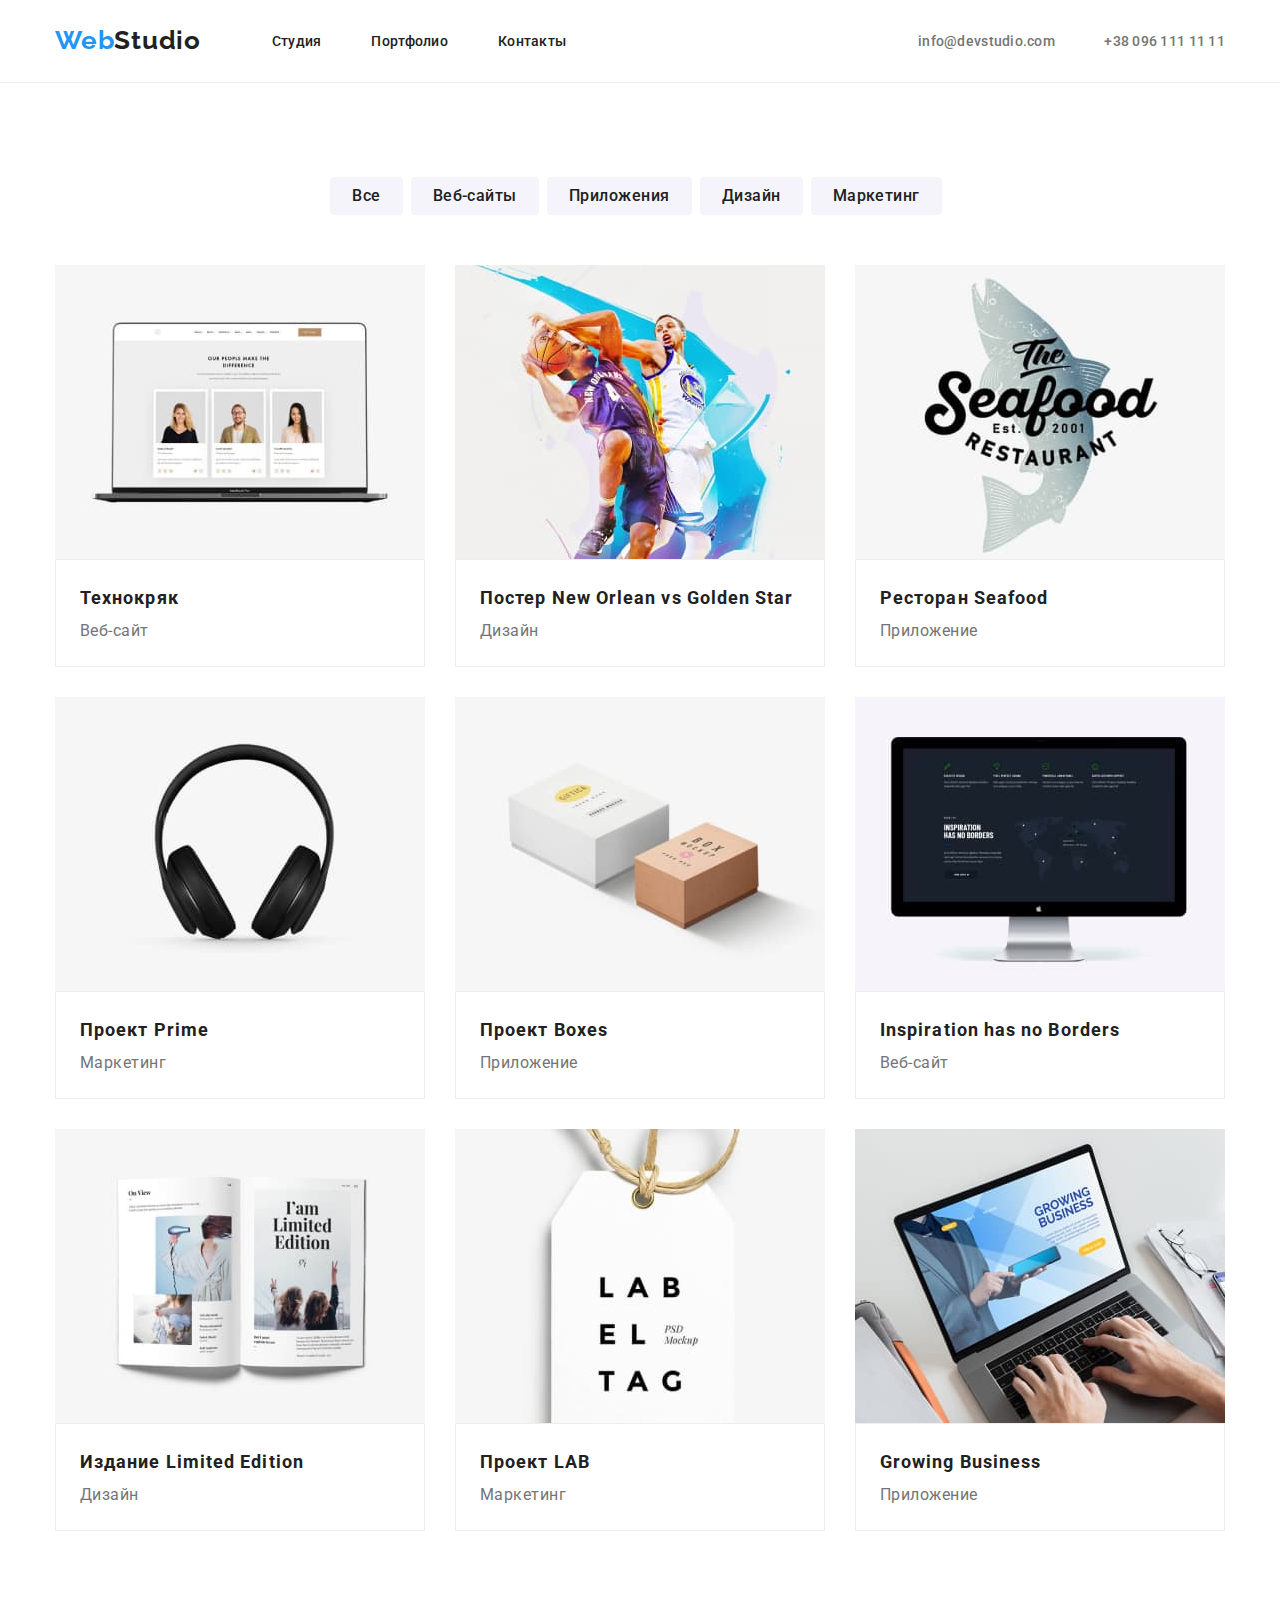
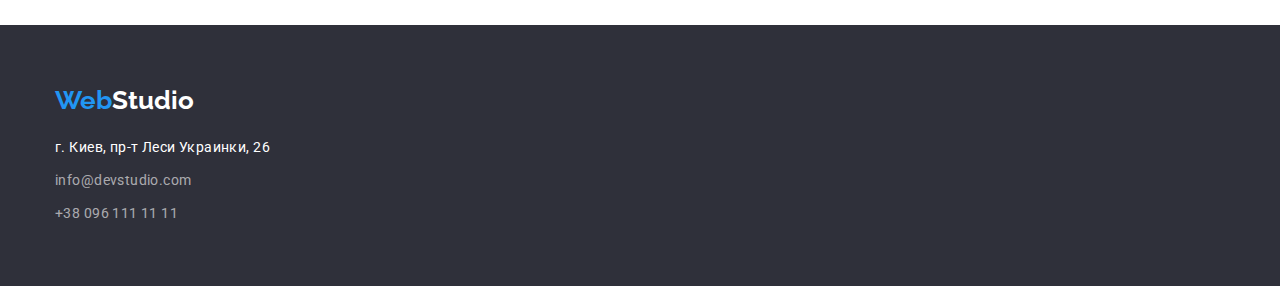
<file: portfolio.html>
<!DOCTYPE html>
<html lang="en">
  <head>
    <meta charset="UTF-8" />
    <meta http-equiv="X-UA-Compatible" content="IE=edge" />
    <meta name="viewport" content="width=device-width, initial-scale=1.0" />
    <title>Document</title>
    <link rel="preconnect" href="https://fonts.gstatic.com" />
    <link
      href="https://fonts.googleapis.com/css2?family=Raleway:wght@700&family=Roboto:wght@400;500;700;900&display=swap"
      rel="stylesheet"
    />
    <link rel="stylesheet" href="https://cdnjs.cloudflare.com/ajax/libs/modern-normalize/1.0.0/modern-normalize.min.css">
    <link rel="stylesheet" href="./css/styles.css">
  </head>
  <body>
     <!-- Хедер портфолио -->
     <header>
      <div class="conteiner">
      <nav class="sait-nav">
        <a href="./index.html" class="logo"><span class="web-logo">Web</span>Studio</a>
        <ul class="web-link">
          <li><a href="./index.html" class="active link">Студия</a></li>
          <li><a href="./portfolio.html" class="link">Портфолио</a></li>
          <li><a href="" class="link">Контакты</a></li>
        </ul>
        <ul class="web-contacts">
          <li><a href="mailto:info@devstudio.com" class="link mail">info@devstudio.com</a></li>
          <li><a href="tel:+380961111111" class="link phone">+38 096 111 11 11</a></li>
        </ul>
      </nav>
      </div>
    </header>
    <main>
      <!-- Кнопки портфолио -->
      <section class="portfolio-page">
        <ul class="buttons-portfolio">
          <li><button type="button" class="button-portfolio">Все</button></li>
          <li><button type="button" class="button-portfolio">Веб-сайты</button></li>
          <li><button type="button" class="button-portfolio">Приложения</button></li>
          <li><button type="button" class="button-portfolio">Дизайн</button></li>
          <li><button type="button" class="button-portfolio">Маркетинг</button></li>
        </ul>
        <!-- Фото портфолио -->
        <h2 hidden>portfolio</h2>
        <div class="conteiner">
        <ul class="photo-portfolio">
          <li class="project">
            <article class="card">
            <div class="card-thumb">
            <img src="./images/технокряк.jpg" alt="web" width="370" />
          </div>
        </article>
        <div class="card-content">
            <h3 class="portfolio-text">Технокряк</h3>
            <p class="photo-name">Веб-сайт</p>
          </div>
          </li>
          <li class="project">
            <article class="card">
            <div class="card-thumb">
            <img src="./images/постер.jpg" alt="poster" width="370" />
          </div>
        </article>
        <div class="card-content">
            <h3 class="portfolio-text">Постер New Orlean vs Golden Star</h3>
            <p class="photo-name">Дизайн</p>
          </div>
          </li>
          <li class="project">
            <article class="card">
            <div class="card-thumb">
            <img src="./images/ресторан.jpg" alt="restourant" width="370" />
          </div>
        </article>
        <div class="card-content">
            <h3 class="portfolio-text">Ресторан Seafood</h3>
            <p class="photo-name">Приложение</p>
          </div>
          </li>
          <li class="project"> 
            <article class="card">
            <div class="card-thumb">
            <img src="./images/маркетинг.jpg" alt="project" width="370" />
          </div>
        </article>
        <div class="card-content">
            <h3 class="portfolio-text">Проект Prime</h3>
            <p class="photo-name">Маркетинг</p>
          </div>
          </li>
          <li class="project">
            <article class="card">
            <div class="card-thumb">
            <img src="./images/проект.jpg" alt="boxes" width="370" />
          </div>
        </article>
        <div class="card-content">
            <h3 class="portfolio-text">Проект Boxes</h3>
            <p class="photo-name">Приложение</p>
          </div> 
          </li>
          <li class="project">
            <article class="card">
              <div class="card-thumb">
            <img src="./images/inspiration.jpg" alt="inspiration photo" width="370" />
          </div>
        </article>
        <div class="card-content"> 
            <h3 class="portfolio-text">Inspiration has no Borders</h3>
            <p class="photo-name">Веб-сайт</p>
        </div>
          </li>
          <li class="project">
            <article class="card">
              <div class="card-thumb">
            <img src="./images/дизайн.jpg" alt="desine" width="370" />
              </div>
            </article>
            <div class="card-content">
            <h3 class="portfolio-text">Издание Limited Edition</h3>
            <p class="photo-name">Дизайн</p>
          </div>
          </li>
          <li class="project">
            <article class="card">
              <div class="card-thumb">
            <img src="./images/маркетинг2.jpg" alt="project lab" width="370" />
              </div>
            </article>
            <div class="card-content">
            <h3 class="portfolio-text">Проект LAB</h3>
            <p class="photo-name">Маркетинг</p>
          </div>
          </li>
          <li class="project">
            <article class="card">
              <div class="card-thumb">
            <img src="./images/growing-business.jpg" alt="business" width="370" />
              </div>
            </article>
            <div class="card-content">
            <h3 class="portfolio-text">Growing Business</h3>
            <p class="photo-name">Приложение</p>
          </div>
          </li>
        </ul>
      </div>
      </section>
    </main>
    <!-- Адрес -->
    <footer class="site-down">
      <div class="conteiner">
       <a href="./index.html" class="logo-down"><span class="footer-web">Web</span><span class="footer-studio">Studio</span></a>
       <address class="address-style">
         г. Киев, пр-т Леси Украинки, 26
         <ul class="footer">
           <li><a href="mailto:info@devstudio.com" class="footer-mail">info@devstudio.com</a></li>
           <li><a href="tel:+380961111111" class="footer-phone">+38 096 111 11 11</a></li>
         </ul>
       </address>
     </div>
     </footer>
   </body>
 </html>
</file>
<file: css/styles.css>
:root{
    --main-color-headers: #212121;
    --main-text-color:  #757575;
    --white-color: #FFFFFF;
    --section-buttons: #F5F4FA;
    --color-button-logo: #2196F3;
    --background: #2F303A;
    --color-logo-links: #2196F3;
    --color-work:#E5E5E5;
    --color-our-team:  #F5F4FA;
    --card-content-border:  #EEEEEE;
} 

/* универсальный селектор */
*{
    list-style: none;
    text-decoration: none;
}

*{
    margin: 0;
    padding: 0;
    list-style: none;      
}

body {
     font-family: Roboto;
     font-style: normal;
    background-color: var(--white-color);
    color: var(--main-text-color);
    }

img {
display: block;
max-width: 100%;
height: auto;
    }

.conteiner {
    width: 1200px;
    margin: 0 auto;
    padding: 0 15px;
}

/* общие свойства ссылок */
.link:hover,
.link:focus {
  color: var(--color-logo-links);
}

/* ссылки */
.link {
    color:inherit;
   font-style: normal;   
   font-weight: 500;
   font-size: 14px;
   line-height: 1.143;
   letter-spacing: 0.02em;
 }

/* Шапка сайта */

.logo {
    font-style: normal;
    letter-spacing: 0.03em;
    font-family: Raleway;
    font-weight: bold;
    font-size: 26px;
    line-height: 1.192;
    color: var(--main-color-headers);
    padding-top: 24px;
    padding-bottom: 25px;


  }
  .web-logo {
    font-family: Raleway;
    font-style: normal;
    font-weight: bold;
    font-size: 26px;
    line-height: 1.192;
    letter-spacing: 0.03em;
    color: var(--color-logo-links); 

    
}
.web-link li{
    
    margin-left: 50px;
    font-weight: 500;
    line-height: 1.172;
    letter-spacing: 0.02em;
    display:flex
}

.sait-nav {
    display:flex;
    align-items: center; 
    justify-content: space-between;  
}

.web-link :last-child{
    margin-right: 0;
}
.web-link{
    font-family: Roboto;
    line-height: 1.142;
    font-style: normal;
    font-size: 14px;
    color: var(--main-color-headers) ;
    font-weight: 500;
    letter-spacing: 0.03em;
    display: flex;
    
 }
 /* контакты  */

.web-contacts 
{
    display: flex; 
    justify-content: space-between; 
    width: 307px;
    margin-left: 331px;
    padding-top: 32px;
    padding-bottom: 32px;
    
   }

   header{
    border-bottom: 1px solid #ECECEC;
}

/* Герой */
 .hero {
      background-color:#2F303A ;
      padding-bottom: 200px;
      padding-top: 200px;   
      }


.hero-title {
    width: 696px;
    display:flex;
    font-style: normal;
    font-weight: 900;
    font-size: 44px;
    line-height: 1.363;
    color: var(--white-color);
    background-color: #2F303A;
    text-align: center;
    letter-spacing: 0.06em;
    text-transform: uppercase;
    margin: 0 auto; 
    padding-bottom: 30px;

    
     /* кнопка */

}
.button-style{

    display:flex;
    justify-content: center;
    font-weight: bold;
    font-family: Roboto;
     font-size: 16px;
     line-height: 1.875;
     padding: 10px 32px;
     letter-spacing: 0.06em;
     align-items: center;
     margin: auto; 
     background: var(--color-button-logo);
     color: var(--white-color);
     display: flex;      
     box-shadow: 0px 4px 4px rgba(0, 0, 0, 0.15);
     border-radius: 4px;     
     border: none; 
     cursor: pointer;
}
     
/* особенности  */

.special{
    padding-top: 94px; 
}

.special content{
    display: flex; 
    justify-content: space-between;
}
.special-columns li:not(:last-child){
    margin-right: 30px;
}
.special ul{
    display: flex;
}


.special-title{
    font-weight: bold;
    line-height: 1.172;
    font-size: 14px;
    letter-spacing: 0.03em;
    text-transform: uppercase;
    color: var(--main-color-headers);
    margin-bottom: 10px;
    
}
.special-text{
    width: 270px;
    font-size: 14px;
    line-height: 1.714;
    color: var(--main-text-color);
    font-weight: normal;
    letter-spacing: 0.03em;
    
    
}

/* Чем мы занимаемся */
.box-img{
    display: flex;
     justify-content: space-between;
}

.our-work{
    background: var(--color-work);
    padding-bottom: 94px; 
    padding-top: 94px;   
}

/* Наша команда */
.team{
    background: var(--color-our-team);
    padding-top: 94px;
     padding-bottom: 94px;
}

.team-list{
    display: flex;
    justify-content: space-between;
}
.title{
    font-weight: bold;
    font-size: 36px;
    line-height: 1.167;
    text-align: center;
    letter-spacing: 0.03em;
    color: var(--main-color-headers);
    margin-bottom: 50px;
       
}

.scorecard {
    background: var(--white-color);
    box-shadow: 0px 1px 3px rgba(0, 0, 0, 0.12), 0px 1px 1px rgba(0, 0, 0, 0.14), 0px 2px 1px rgba(0, 0, 0, 0.2);
    border-radius: 0px 0px 4px 4px;
}
.team-list li:not(:last-child) {
    margin-right: 30px;
}
.our-team {
    font-family: Roboto;
    line-height: 1.166;
    font-weight: bold;
    color: var(--main-color-headers);
    text-align: center;
    font-size: 36px;
    letter-spacing: 0.03em;
    padding-bottom: 50px;

}
.team-members{
    line-height: 1.187;
    font-weight: 500;
    line-height: 1.188;
    color: var(--main-color-headers);
    font-size: 16px;
    letter-spacing: 0.03em;
    text-align: center; 
    margin-top: 30px;
    
}
.team-text{
    font-size: 16px;
    font-weight: normal;
    line-height: 1.187;
    color: var(--main-text-color);
    letter-spacing: 0.03em;
    margin-top: 10px;
    text-align: center;
    margin-bottom: 30px;
}
/* Андреса */
.site-down{
    background: var(--background);
    
}
.site-down .conteiner{
    padding-top: 60px;
    padding-bottom: 60px;
}
.site-down .logo-down{
    display: inline-block;     
    color: var(--white-color);
    font-size: 26px;
    margin-bottom: 20px;      
}  

.address-style{
    font-weight: normal;
    line-height: 1.714;
    font-size: 14px;
    color:  var(--white-color);
    letter-spacing: 0.03em;
    }
.footer-mail{
    display: inline-block;
    font-size: 14px;
    font-weight: normal;
    line-height: 1.714;
    color: rgba(255, 255, 255, 0.6);
    letter-spacing: 0.03em;
    margin-top: 9px;
    
    }
.footer-phone{
    display: inline-block;
    font-weight: normal;
    font-size: 14px;
    line-height: 1.714;
    color: rgba(255, 255, 255, 0.6);
    letter-spacing: 0.03em;
    margin-top: 9px;
    }

    .footer .link:hover,ss
    .footer .link:focus{
      color: var(--color-button-logo);
 }



    /* Портфолио */
    .web-link{
        font-family: Roboto;
        font-style: normal;
        font-weight: 500;
        font-size: 14px;
        line-height: 1.142;
        color: var(--main-color-headers) ;
}
     .mail{
        text-decoration: none;
        font-family: Roboto;
        font-size: 14px;
        font-weight: 500;
        color: var(--main-text-color);
        line-height: 1.142;
     }
    .phone{
        text-decoration: none;
        font-family: Roboto;
        font-size: 14px;
        font-weight: 500;
        color: var(--main-text-color);
        line-height: 1.142;
    } 
   /* Кнопки портфолио */

.button-portfolio:focus,
.button-portfolio:hover {
    color: var(--white-color);
  background-color: var(--color-logo-links);
}


.buttons-portfolio{
    margin-bottom: 50px; 
    display: flex;
    justify-content: center;
    
}

.button-portfolio{
    font-family: Roboto;
    font-style: normal;
    font-weight: 500;
    font-size: 16px;
    line-height: 1.625;
    text-align: center;
    letter-spacing: 0.03em;
    color: var(--main-color-headers);
    background-color: var(--section-buttons);
    padding: 6px 22px;
    cursor: pointer;
    margin-right: 8px;
    border-radius: 4px;
    border: none; 
   }

   /* Фото портфолио */
   .portfolio-page{
    padding-top: 94px;
    padding-bottom: 94px;
   }
.project{
    flex-basis: calc((100% - 90px) / 3);
      margin-left: 30px;
      margin-top: 30px;
}

.card-content{
    padding: 20px 24px;
    background-color: var(--white-color);
   border: 1px solid var(--card-content-border);  
}
.photo-portfolio{
    padding: 0;
    margin: 0;
   display: flex;
   flex-wrap: wrap;
   margin-top: -30px;
   margin-left: -30px; 
    }

    .portfolio-text{
    font-family: Roboto;
    font-style: normal;
    font-weight: bold;
    font-size: 18px;
    line-height: 2;
    color: var(--main-color-headers);
    letter-spacing: 0.06em;
    }

.photo-name{
    font-family: Roboto;
    font-weight: normal;
    font-size: 16px;
    line-height: 1.875;
    color: var(--main-text-color);
    letter-spacing: 0.03em;
}

/* Адрес */

.portfolio-down{
    background: var(--background);
}
.footer-web{
    font-family: Raleway;
    font-weight: bold;
    line-height: 1.192;
    color: var(--color-button-logo);
}
.footer-studio{
    font-family: Raleway;
    font-weight: bold;
    line-height: 1.192;
    color:  var(--white-color);
}
.address-style{
    font-style: normal;
    font-family: Roboto;
    font-weight: normal;
    line-height: 1.714;
    color: var(--white-color);
    }
.portfolio-footer-mail{
    Text-decoration: none;
    font-family: Roboto;
    font-size: 14px;
    font-weight: normal;
    line-height: 1.714;
    color: var(--main-text-color);
    }
.portfolio-footer-phone{
    Text-decoration: none;
    font-family: Roboto;
    font-size: 14px;
    font-weight: normal;
    line-height: 1.714;
    color: var(--main-text-color);
    }
</file>
